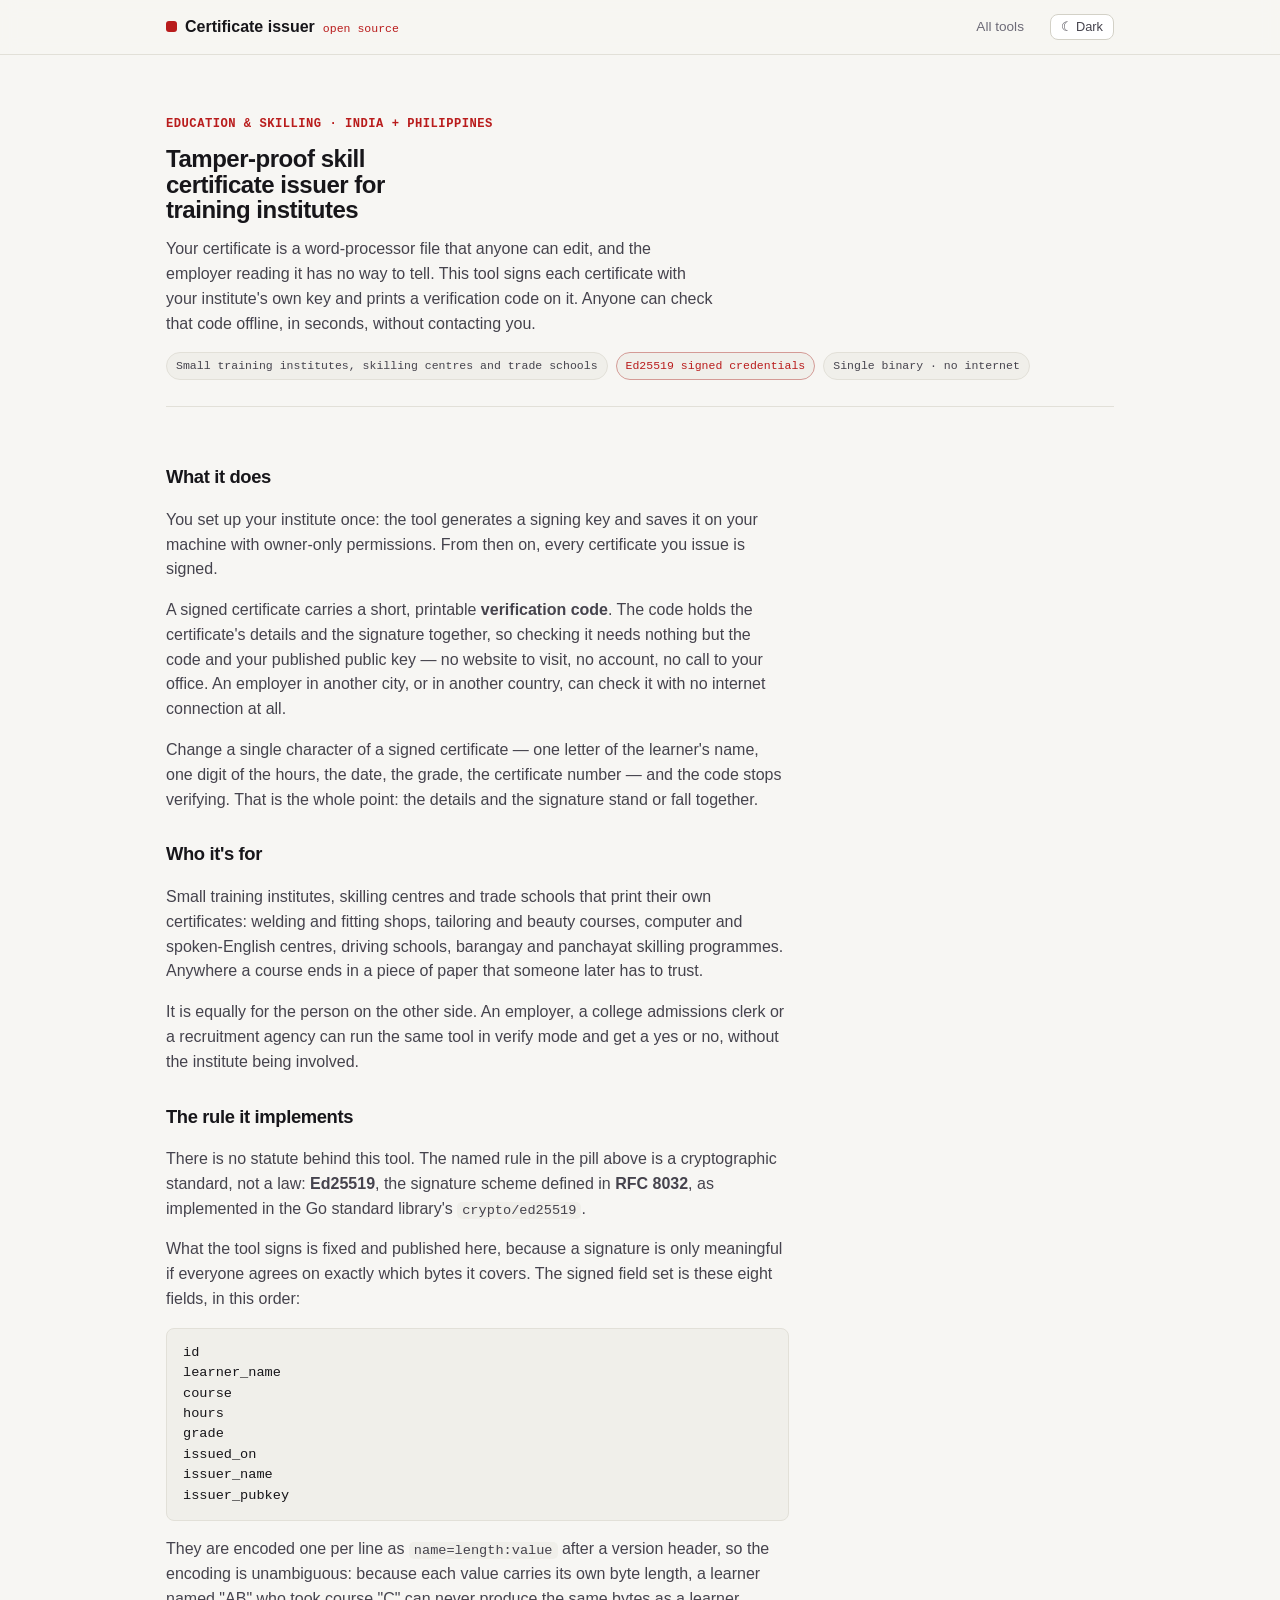
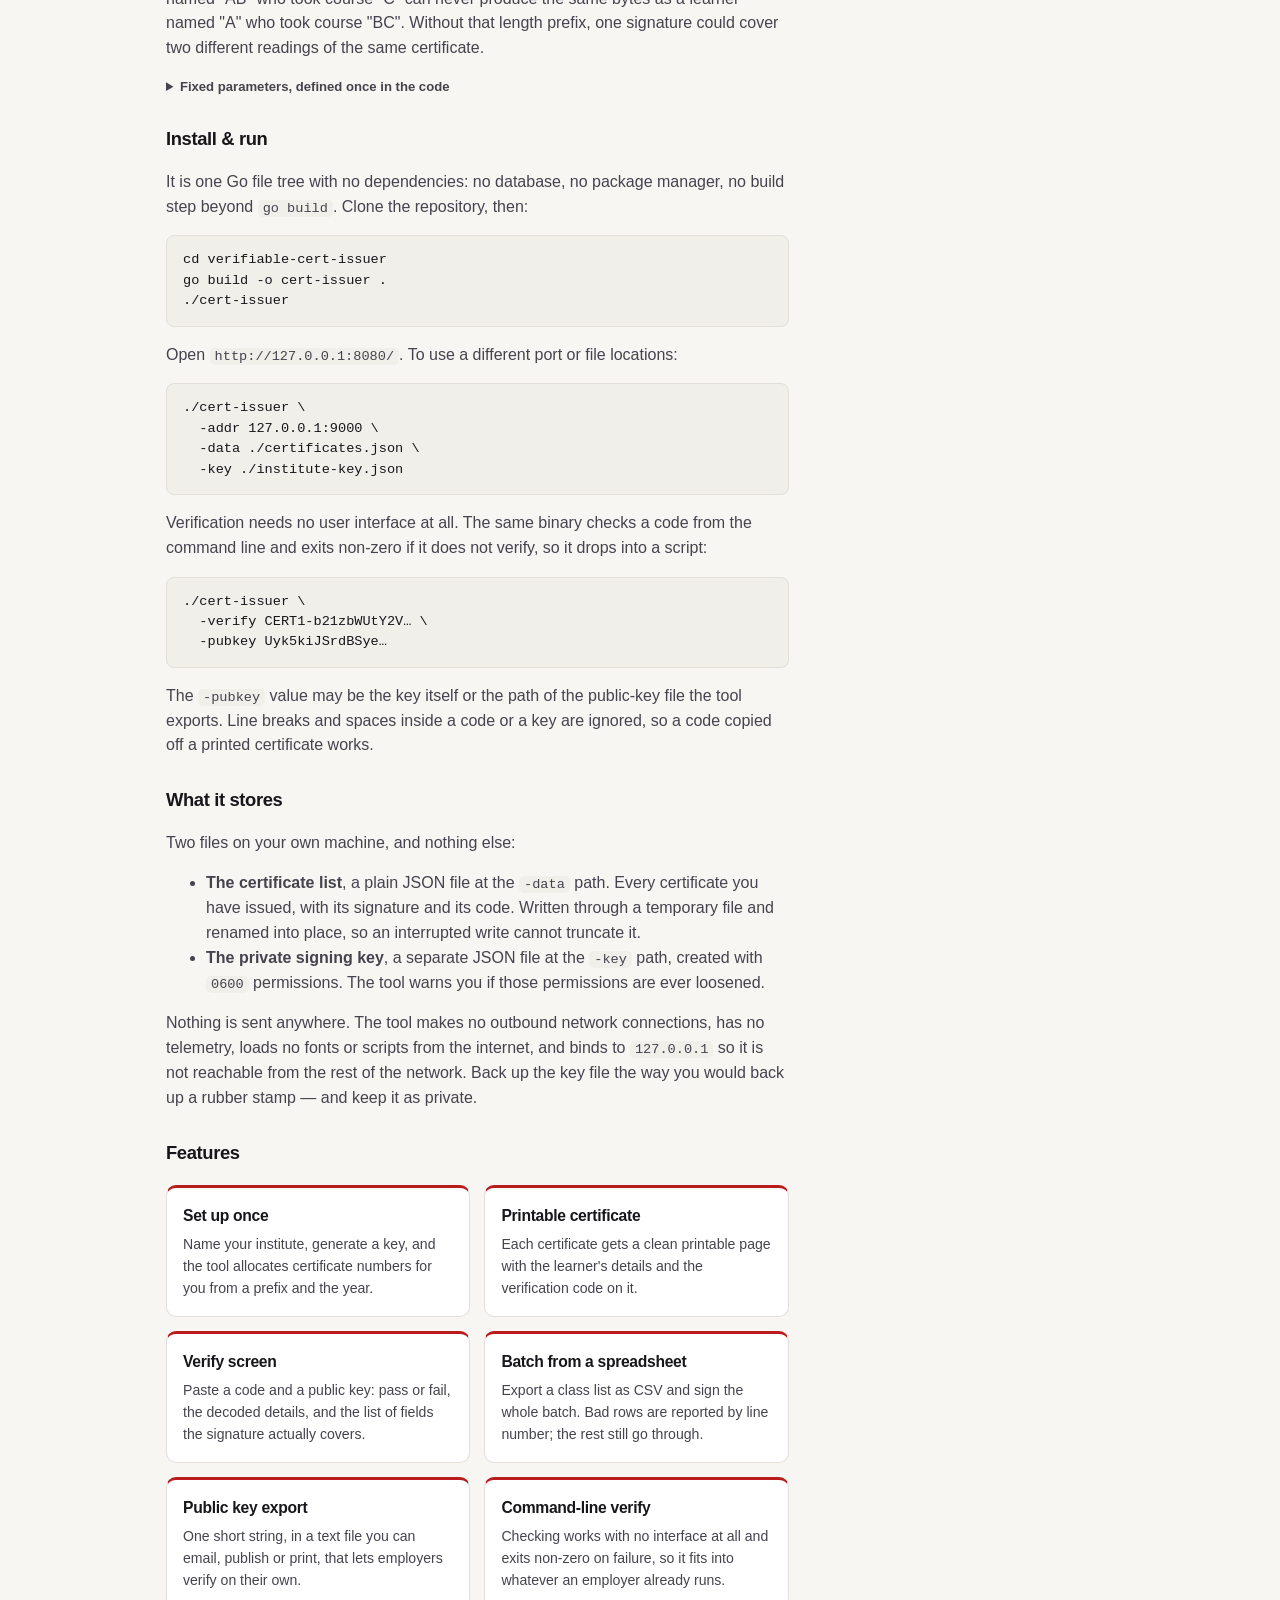
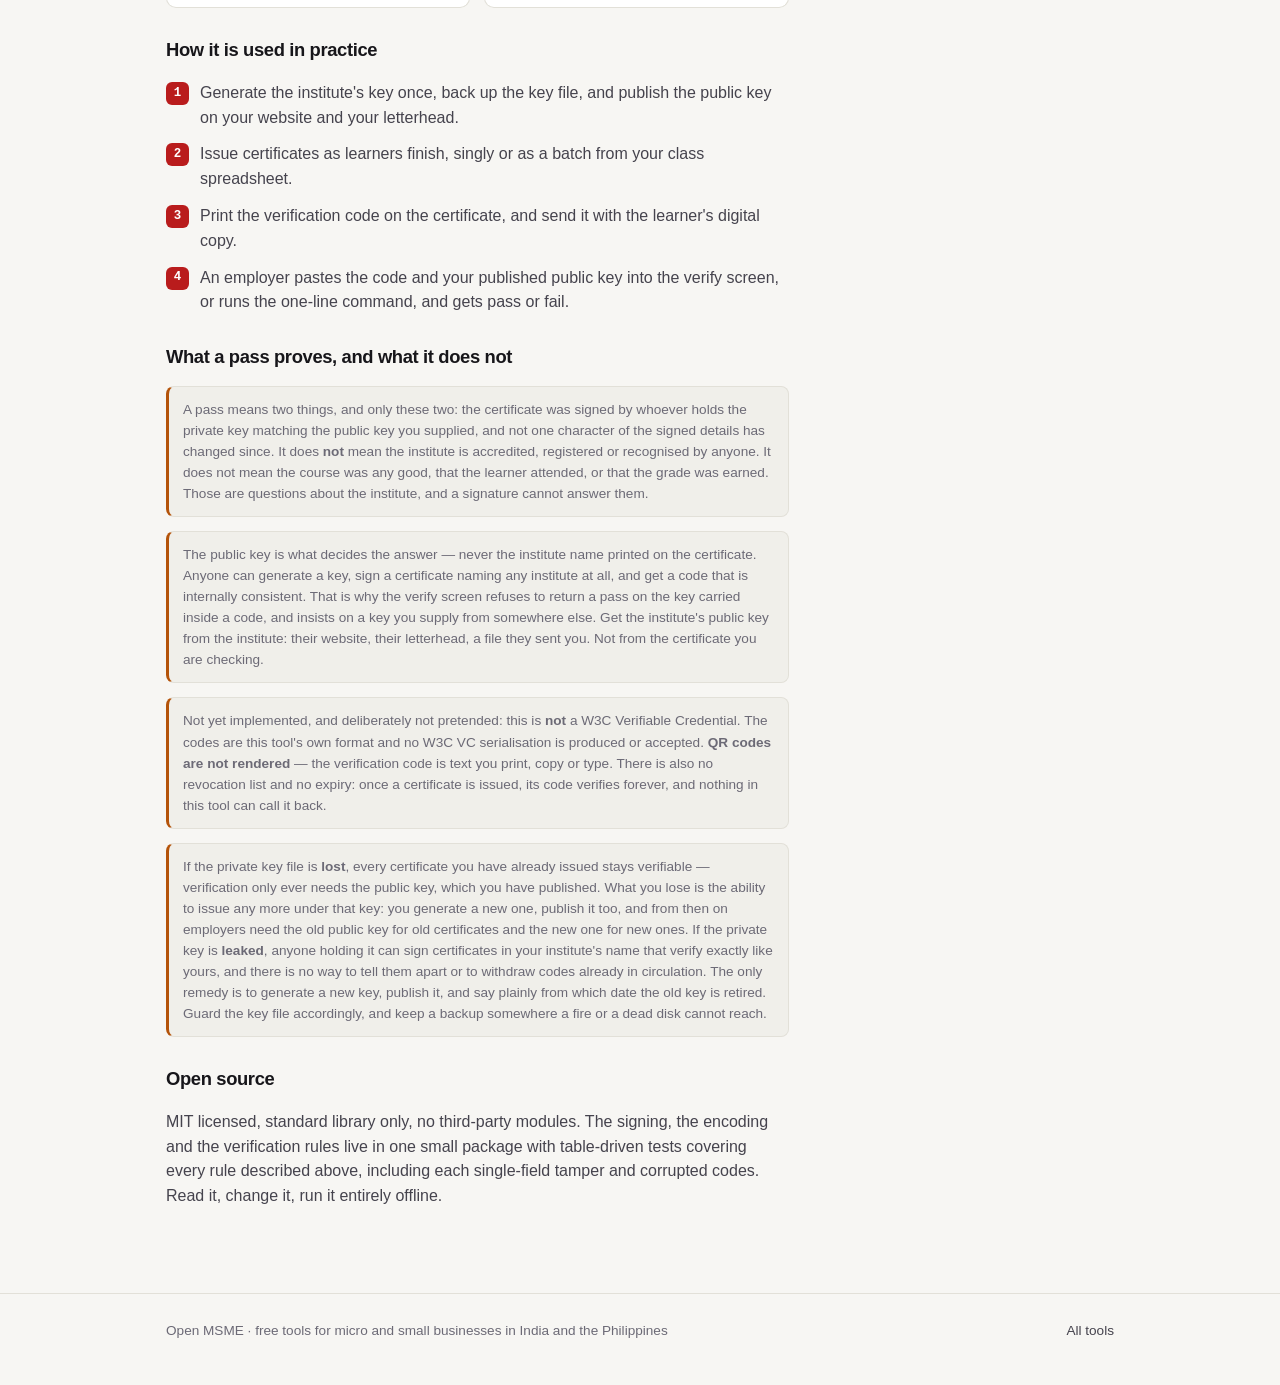
<file: docs/index.html>
<!doctype html>
<html lang="en">
<head>
<meta charset="utf-8">
<meta name="viewport" content="width=device-width, initial-scale=1">
<meta http-equiv="Content-Security-Policy" content="default-src 'self'; base-uri 'self'; img-src 'self' data:; style-src 'self'; script-src 'self'; font-src 'self'; form-action 'self'">
<title>Tamper-proof skill certificate issuer · Open MSME</title>
<meta name="description" content="A free single-binary tool for small training institutes in India and the Philippines: sign skill certificates with your own Ed25519 key so anyone can verify them offline.">
<link rel="icon" href="assets/favicon.svg" type="image/svg+xml">
<link rel="stylesheet" href="assets/style.css">
<link rel="stylesheet" href="assets/accent.css">
<script src="assets/theme-init.js"></script>
</head>
<body>

<header class="topbar">
  <div class="wrap">
    <span class="brand"><span class="dot"></span>Certificate issuer<span class="tag">open source</span></span>
    <span class="sp"></span>
    <a class="home" href="https://sreenivas-sadhu-prabhakara.github.io/openmsme/">All tools</a>
    <button class="themer" type="button" data-themer>Dark</button>
  </div>
</header>

<main class="wrap">

  <section class="hero">
    <p class="eyebrow">Education &amp; skilling · India + Philippines</p>
    <h1>Tamper-proof skill certificate issuer for training institutes</h1>
    <p class="lede">Your certificate is a word-processor file that anyone can edit, and the employer reading it has no way to tell. This tool signs each certificate with your institute's own key and prints a verification code on it. Anyone can check that code offline, in seconds, without contacting you.</p>
    <div class="who">
      <span class="pill">Small training institutes, skilling centres and trade schools</span>
      <span class="pill reg">Ed25519 signed credentials</span>
      <span class="pill">Single binary · no internet</span>
    </div>
  </section>

  <div class="cols">
    <section class="prose">

      <h2>What it does</h2>
      <p>You set up your institute once: the tool generates a signing key and saves it on your machine with owner-only permissions. From then on, every certificate you issue is signed.</p>
      <p>A signed certificate carries a short, printable <strong>verification code</strong>. The code holds the certificate's details and the signature together, so checking it needs nothing but the code and your published public key — no website to visit, no account, no call to your office. An employer in another city, or in another country, can check it with no internet connection at all.</p>
      <p>Change a single character of a signed certificate — one letter of the learner's name, one digit of the hours, the date, the grade, the certificate number — and the code stops verifying. That is the whole point: the details and the signature stand or fall together.</p>

      <h2>Who it's for</h2>
      <p>Small training institutes, skilling centres and trade schools that print their own certificates: welding and fitting shops, tailoring and beauty courses, computer and spoken-English centres, driving schools, barangay and panchayat skilling programmes. Anywhere a course ends in a piece of paper that someone later has to trust.</p>
      <p>It is equally for the person on the other side. An employer, a college admissions clerk or a recruitment agency can run the same tool in verify mode and get a yes or no, without the institute being involved.</p>

      <h2>The rule it implements</h2>
      <p>There is no statute behind this tool. The named rule in the pill above is a cryptographic standard, not a law: <strong>Ed25519</strong>, the signature scheme defined in <strong>RFC 8032</strong>, as implemented in the Go standard library's <code>crypto/ed25519</code>.</p>
      <p>What the tool signs is fixed and published here, because a signature is only meaningful if everyone agrees on exactly which bytes it covers. The signed field set is these eight fields, in this order:</p>
      <pre>id
learner_name
course
hours
grade
issued_on
issuer_name
issuer_pubkey</pre>
      <p>They are encoded one per line as <code>name=length:value</code> after a version header, so the encoding is unambiguous: because each value carries its own byte length, a learner named "AB" who took course "C" can never produce the same bytes as a learner named "A" who took course "BC". Without that length prefix, one signature could cover two different readings of the same certificate.</p>
      <details class="assumptions">
        <summary>Fixed parameters, defined once in the code</summary>
        <ul>
          <li><strong>Signature scheme</strong> — Ed25519 (RFC 8032). Public key 32 bytes, private key 64 bytes, signature 64 bytes.</li>
          <li><strong>Encoding version header</strong> — <code>omsme-cert/v1</code>. A future field set gets a new header, so an old verifier refuses a new certificate instead of misreading it.</li>
          <li><strong>Code prefix</strong> — <code>CERT1-</code>, followed by unpadded base64url of the signed bytes and the signature.</li>
          <li><strong>Key file permissions</strong> — <code>0600</code>, owner read and write only.</li>
          <li><strong>Date format</strong> — <code>YYYY-MM-DD</code>, zero padded, rejected if it is not a real calendar date. 2024-02-29 is accepted; 2023-02-29 and 1900-02-29 are not.</li>
        </ul>
        <p>These are properties of the signature format, not figures set by any authority, so nothing here expires or needs re-checking against a gazette. Whether a certificate <em>counts</em> for anything — recognition, accreditation, a place on a qualifications framework — is a separate matter decided by your awarding body or regulator. Confirm those requirements with them; this tool neither grants nor affects them.</p>
      </details>

      <h2>Install &amp; run</h2>
      <p>It is one Go file tree with no dependencies: no database, no package manager, no build step beyond <code>go build</code>. Clone the repository, then:</p>
      <pre>cd verifiable-cert-issuer
go build -o cert-issuer .
./cert-issuer</pre>
      <p>Open <code>http://127.0.0.1:8080/</code>. To use a different port or file locations:</p>
      <pre>./cert-issuer \
  -addr 127.0.0.1:9000 \
  -data ./certificates.json \
  -key ./institute-key.json</pre>
      <p>Verification needs no user interface at all. The same binary checks a code from the command line and exits non-zero if it does not verify, so it drops into a script:</p>
      <pre>./cert-issuer \
  -verify CERT1-b21zbWUtY2V… \
  -pubkey Uyk5kiJSrdBSye…</pre>
      <p>The <code>-pubkey</code> value may be the key itself or the path of the public-key file the tool exports. Line breaks and spaces inside a code or a key are ignored, so a code copied off a printed certificate works.</p>

      <h2>What it stores</h2>
      <p>Two files on your own machine, and nothing else:</p>
      <ul>
        <li><strong>The certificate list</strong>, a plain JSON file at the <code>-data</code> path. Every certificate you have issued, with its signature and its code. Written through a temporary file and renamed into place, so an interrupted write cannot truncate it.</li>
        <li><strong>The private signing key</strong>, a separate JSON file at the <code>-key</code> path, created with <code>0600</code> permissions. The tool warns you if those permissions are ever loosened.</li>
      </ul>
      <p>Nothing is sent anywhere. The tool makes no outbound network connections, has no telemetry, loads no fonts or scripts from the internet, and binds to <code>127.0.0.1</code> so it is not reachable from the rest of the network. Back up the key file the way you would back up a rubber stamp — and keep it as private.</p>

      <h2>Features</h2>
      <div class="featgrid">
        <div class="feat">
          <h3>Set up once</h3>
          <p>Name your institute, generate a key, and the tool allocates certificate numbers for you from a prefix and the year.</p>
        </div>
        <div class="feat">
          <h3>Printable certificate</h3>
          <p>Each certificate gets a clean printable page with the learner's details and the verification code on it.</p>
        </div>
        <div class="feat">
          <h3>Verify screen</h3>
          <p>Paste a code and a public key: pass or fail, the decoded details, and the list of fields the signature actually covers.</p>
        </div>
        <div class="feat">
          <h3>Batch from a spreadsheet</h3>
          <p>Export a class list as CSV and sign the whole batch. Bad rows are reported by line number; the rest still go through.</p>
        </div>
        <div class="feat">
          <h3>Public key export</h3>
          <p>One short string, in a text file you can email, publish or print, that lets employers verify on their own.</p>
        </div>
        <div class="feat">
          <h3>Command-line verify</h3>
          <p>Checking works with no interface at all and exits non-zero on failure, so it fits into whatever an employer already runs.</p>
        </div>
      </div>

      <h2>How it is used in practice</h2>
      <ol class="steps">
        <li>Generate the institute's key once, back up the key file, and publish the public key on your website and your letterhead.</li>
        <li>Issue certificates as learners finish, singly or as a batch from your class spreadsheet.</li>
        <li>Print the verification code on the certificate, and send it with the learner's digital copy.</li>
        <li>An employer pastes the code and your published public key into the verify screen, or runs the one-line command, and gets pass or fail.</li>
      </ol>

      <h2>What a pass proves, and what it does not</h2>
      <div class="note">A pass means two things, and only these two: the certificate was signed by whoever holds the private key matching the public key you supplied, and not one character of the signed details has changed since. It does <strong>not</strong> mean the institute is accredited, registered or recognised by anyone. It does not mean the course was any good, that the learner attended, or that the grade was earned. Those are questions about the institute, and a signature cannot answer them.</div>
      <div class="note">The public key is what decides the answer — never the institute name printed on the certificate. Anyone can generate a key, sign a certificate naming any institute at all, and get a code that is internally consistent. That is why the verify screen refuses to return a pass on the key carried inside a code, and insists on a key you supply from somewhere else. Get the institute's public key from the institute: their website, their letterhead, a file they sent you. Not from the certificate you are checking.</div>
      <div class="note">Not yet implemented, and deliberately not pretended: this is <strong>not</strong> a W3C Verifiable Credential. The codes are this tool's own format and no W3C VC serialisation is produced or accepted. <strong>QR codes are not rendered</strong> — the verification code is text you print, copy or type. There is also no revocation list and no expiry: once a certificate is issued, its code verifies forever, and nothing in this tool can call it back.</div>
      <div class="note">If the private key file is <strong>lost</strong>, every certificate you have already issued stays verifiable — verification only ever needs the public key, which you have published. What you lose is the ability to issue any more under that key: you generate a new one, publish it too, and from then on employers need the old public key for old certificates and the new one for new ones. If the private key is <strong>leaked</strong>, anyone holding it can sign certificates in your institute's name that verify exactly like yours, and there is no way to tell them apart or to withdraw codes already in circulation. The only remedy is to generate a new key, publish it, and say plainly from which date the old key is retired. Guard the key file accordingly, and keep a backup somewhere a fire or a dead disk cannot reach.</div>

      <h2>Open source</h2>
      <p>MIT licensed, standard library only, no third-party modules. The signing, the encoding and the verification rules live in one small package with table-driven tests covering every rule described above, including each single-field tamper and corrupted codes. Read it, change it, run it entirely offline.</p>

    </section>
  </div>

</main>

<footer class="foot">
  <div class="wrap">
    <span>Open MSME · free tools for micro and small businesses in India and the Philippines</span>
    <span><a href="https://sreenivas-sadhu-prabhakara.github.io/openmsme/">All tools</a></span>
  </div>
</footer>

<script src="assets/ui.js"></script>
</body>
</html>
</file>
<file: docs/assets/style.css>
/* Open MSME tool kit — shared design system for single-tool apps. No deps. Light + dark. */

:root {
  color-scheme: light dark;
  --bg:#f7f6f3; --surface:#fff; --surface-2:#f0efea; --ink:#17161a; --ink-2:#45434d; --ink-3:#6c6a76;
  --line:#e2e0d8; --line-2:#d3d1c7; --accent:#1f3a8a; --accent-ink:#fff; --ok:#15803d; --warn:#b45309; --bad:#b91c1c;
  --mono: ui-monospace,"SF Mono","SFMono-Regular",Menlo,Consolas,monospace;
  --sans: -apple-system,BlinkMacSystemFont,"Segoe UI",Roboto,Helvetica,Arial,system-ui,sans-serif;
  --maxw:980px; --radius:10px; --shadow:0 1px 2px rgba(20,18,26,.05),0 6px 20px rgba(20,18,26,.05);
  --tool:#1f3a8a; /* per-tool accent, override in page */
}
@media (prefers-color-scheme: dark){ :root:not([data-theme="light"]){
  --bg:#121116; --surface:#1a191f; --surface-2:#222027; --ink:#f3f1ef; --ink-2:#c3c0cb; --ink-3:#918e9c;
  --line:#2c2a33; --line-2:#39363f; --accent:#93b0ff; --accent-ink:#10131f; --ok:#57c98a; --warn:#f0a35a; --bad:#f28b82;
  --shadow:0 1px 2px rgba(0,0,0,.3),0 8px 28px rgba(0,0,0,.35);
}}
:root[data-theme="dark"]{
  --bg:#121116; --surface:#1a191f; --surface-2:#222027; --ink:#f3f1ef; --ink-2:#c3c0cb; --ink-3:#918e9c;
  --line:#2c2a33; --line-2:#39363f; --accent:#93b0ff; --accent-ink:#10131f; --ok:#57c98a; --warn:#f0a35a; --bad:#f28b82;
  --shadow:0 1px 2px rgba(0,0,0,.3),0 8px 28px rgba(0,0,0,.35);
}

* { box-sizing:border-box; }
html { -webkit-text-size-adjust:100%; }
body { margin:0; background:var(--bg); color:var(--ink); font-family:var(--sans); font-size:16px; line-height:1.55; -webkit-font-smoothing:antialiased; }
.wrap { max-width:var(--maxw); margin:0 auto; padding:0 16px; }
a { color:var(--accent); text-decoration:none; }
a:hover { text-decoration:underline; text-underline-offset:3px; }
h1,h2,h3 { letter-spacing:-.02em; }

/* top bar */
.topbar { position:sticky; top:0; z-index:20; background:color-mix(in srgb,var(--bg) 86%,transparent); backdrop-filter:saturate(140%) blur(8px); border-bottom:1px solid var(--line); }
.topbar .wrap { display:flex; align-items:center; gap:14px; height:54px; }
.brand { display:flex; align-items:baseline; gap:8px; font-weight:700; }
.brand .dot { width:11px; height:11px; border-radius:3px; background:var(--tool); display:inline-block; }
.brand .tag { font-family:var(--mono); font-size:.72rem; color:var(--ink-3); font-weight:500; }
.topbar .sp { margin-left:auto; }
.topbar a.home { font-size:.85rem; color:var(--ink-3); }
.topbar a.home:hover { color:var(--ink); }
.themer { font:inherit; font-size:.8rem; cursor:pointer; border:1px solid var(--line-2); background:var(--surface); color:var(--ink-2); border-radius:8px; padding:6px 10px; line-height:1; margin-left:12px; }
.themer:hover { color:var(--ink); border-color:var(--ink-3); }

/* hero / explainer */
.hero { padding:48px 0 26px; border-bottom:1px solid var(--line); }
.hero .eyebrow { font-family:var(--mono); font-size:.76rem; font-weight:600; letter-spacing:.04em; color:var(--tool); text-transform:uppercase; }
.hero h1 { margin:10px 0 14px; font-size:clamp(1.8rem,1.2rem+2.6vw,2.7rem); line-height:1.07; font-weight:800; max-width:20ch; }
.hero .lede { margin:0; font-size:clamp(1rem,.95rem+.4vw,1.15rem); color:var(--ink-2); max-width:62ch; }
.hero .who { margin-top:16px; display:flex; gap:8px; flex-wrap:wrap; }
.pill { font-family:var(--mono); font-size:.72rem; padding:4px 9px; border-radius:999px; background:var(--surface-2); color:var(--ink-2); border:1px solid var(--line); }
.pill.reg { color:var(--tool); border-color:color-mix(in srgb,var(--tool) 35%,var(--line)); }

/* layout */
.cols { display:grid; grid-template-columns:1fr; gap:22px; padding:28px 0; }
@media (min-width:860px){ .cols.calc { grid-template-columns:1.1fr .9fr; align-items:start; } }

section.card { background:var(--surface); border:1px solid var(--line); border-radius:var(--radius); padding:20px; }
section.card h2 { margin:0 0 14px; font-size:1.1rem; }
.sticky { position:sticky; top:70px; }

/* form */
.field { margin:0 0 14px; }
.field > label { display:block; font-size:.85rem; font-weight:600; color:var(--ink-2); margin-bottom:5px; }
.field .hint { font-weight:400; color:var(--ink-3); font-size:.78rem; }
.inp { position:relative; display:flex; align-items:center; }
.inp .pre, .inp .suf { position:absolute; font-family:var(--mono); font-size:.82rem; color:var(--ink-3); pointer-events:none; }
.inp .pre { left:12px; } .inp .suf { right:12px; }
input[type=number], input[type=text], select {
  width:100%; font:inherit; font-size:.95rem; padding:11px 13px; border-radius:9px;
  border:1px solid var(--line-2); background:var(--surface); color:var(--ink); appearance:none;
}
.inp.has-pre input { padding-left:28px; } .inp.has-suf input { padding-right:40px; }
input:focus, select:focus { outline:2px solid var(--tool); outline-offset:1px; border-color:var(--tool); }
.row2 { display:grid; grid-template-columns:1fr 1fr; gap:12px; }
.seg { display:flex; gap:6px; flex-wrap:wrap; }
.seg button { font:inherit; font-size:.82rem; cursor:pointer; padding:8px 12px; border-radius:8px; border:1px solid var(--line-2); background:var(--surface); color:var(--ink-2); }
.seg button[aria-pressed=true] { background:var(--tool); color:#fff; border-color:var(--tool); }

/* results */
.result-primary { background:color-mix(in srgb,var(--tool) 8%,var(--surface)); border:1px solid color-mix(in srgb,var(--tool) 30%,var(--line)); border-radius:var(--radius); padding:18px 20px; margin-bottom:16px; }
.result-primary .k { font-size:.8rem; color:var(--ink-3); }
.result-primary .v { font-size:2rem; font-weight:800; letter-spacing:-.02em; font-variant-numeric:tabular-nums; color:var(--tool); }
.result-primary .sub { font-size:.85rem; color:var(--ink-2); margin-top:3px; }
.breakdown { width:100%; border-collapse:collapse; font-size:.9rem; }
.breakdown th, .breakdown td { text-align:left; padding:8px 4px; border-bottom:1px solid var(--line); }
.breakdown td.num, .breakdown th.num { text-align:right; font-family:var(--mono); font-variant-numeric:tabular-nums; }
.breakdown tr.total td { font-weight:700; border-top:2px solid var(--line-2); border-bottom:none; }
.breakdown tr.sub td { color:var(--ink-2); }
.breakdown .neg { color:var(--bad); }

.btnrow { display:flex; gap:10px; flex-wrap:wrap; margin-top:16px; }
.btn { font:inherit; font-size:.9rem; font-weight:600; cursor:pointer; padding:10px 16px; border-radius:9px; border:1px solid transparent; }
.btn.primary { background:var(--tool); color:#fff; }
.btn.ghost { background:var(--surface); border-color:var(--line-2); color:var(--ink); }
.btn:hover { filter:brightness(1.05); }

/* prose / notes */
.prose { max-width:70ch; }
.prose h2 { font-size:1.15rem; margin:28px 0 8px; }
.prose p, .prose li { color:var(--ink-2); }
.prose code { font-family:var(--mono); font-size:.85em; background:var(--surface-2); padding:1px 5px; border-radius:5px; }
.note { font-size:.85rem; color:var(--ink-3); background:var(--surface-2); border:1px solid var(--line); border-left:3px solid var(--warn); border-radius:8px; padding:12px 14px; margin:14px 0; }
.assumptions { font-size:.82rem; color:var(--ink-3); }
.assumptions summary { cursor:pointer; color:var(--ink-2); font-weight:600; }

/* footer */
.foot { border-top:1px solid var(--line); margin-top:40px; padding:26px 0 44px; color:var(--ink-3); font-size:.85rem; }
.foot .wrap { display:flex; gap:14px; flex-wrap:wrap; justify-content:space-between; }
.foot a { color:var(--ink-2); }

@media (prefers-reduced-motion: reduce){ * { transition:none !important; } }
@media print { .topbar,.themer,.btnrow,.foot,.hero .who { display:none; } body { background:#fff; } section.card { border:none; padding:0; } }

/* ---- docs/explainer pages (for binary tools that aren't web apps) ---- */
pre { background:var(--surface-2); border:1px solid var(--line); border-radius:8px; padding:14px 16px; overflow-x:auto; font-family:var(--mono); font-size:.85rem; line-height:1.5; color:var(--ink); }
pre code { background:none; padding:0; font-size:inherit; }
.featgrid { display:grid; grid-template-columns:repeat(auto-fill,minmax(240px,1fr)); gap:14px; margin:18px 0; }
.feat { background:var(--surface); border:1px solid var(--line); border-radius:var(--radius); padding:16px; border-top:3px solid var(--tool); }
.feat h3 { margin:0 0 6px; font-size:.98rem; }
.feat p { margin:0; font-size:.88rem; color:var(--ink-2); }
.steps { counter-reset:s; list-style:none; padding:0; }
.steps li { counter-increment:s; position:relative; padding-left:34px; margin:12px 0; color:var(--ink-2); }
.steps li::before { content:counter(s); position:absolute; left:0; top:1px; width:23px; height:23px; border-radius:6px; background:var(--tool); color:#fff; font-size:.78rem; font-weight:700; display:flex; align-items:center; justify-content:center; font-family:var(--mono); }

/* Grid/flex children default to min-width:auto, so a long unbroken string (a clone
   URL in a <pre>) sizes the track to its min-content and forces page-wide horizontal
   scroll. Let children shrink and keep the scrolling inside the pre where it belongs. */
.cols > *, .featgrid > *, .ideas > * { min-width: 0; }
pre { max-width: 100%; }

/* Small coloured text needs a lighter accent in dark mode: the sector hues are
   mid-tone and fall below AA contrast on a dark surface. Backgrounds/borders keep
   the true accent; only small text uses the lightened derivative. */
:root { --tool-text: var(--tool); }
@media (prefers-color-scheme: dark){ :root:not([data-theme="light"]){ --tool-text: color-mix(in srgb, var(--tool) 50%, white); } }
:root[data-theme="dark"]{ --tool-text: color-mix(in srgb, var(--tool) 50%, white); }
.hero .eyebrow { color: var(--tool-text); }
.pill.reg { color: var(--tool-text); }
.result-primary .v { color: var(--tool-text); }
.wave-card .repo, .brand .tag { color: var(--tool-text); }
</file>
<file: docs/assets/accent.css>
:root{--tool:#b91c1c}
</file>
